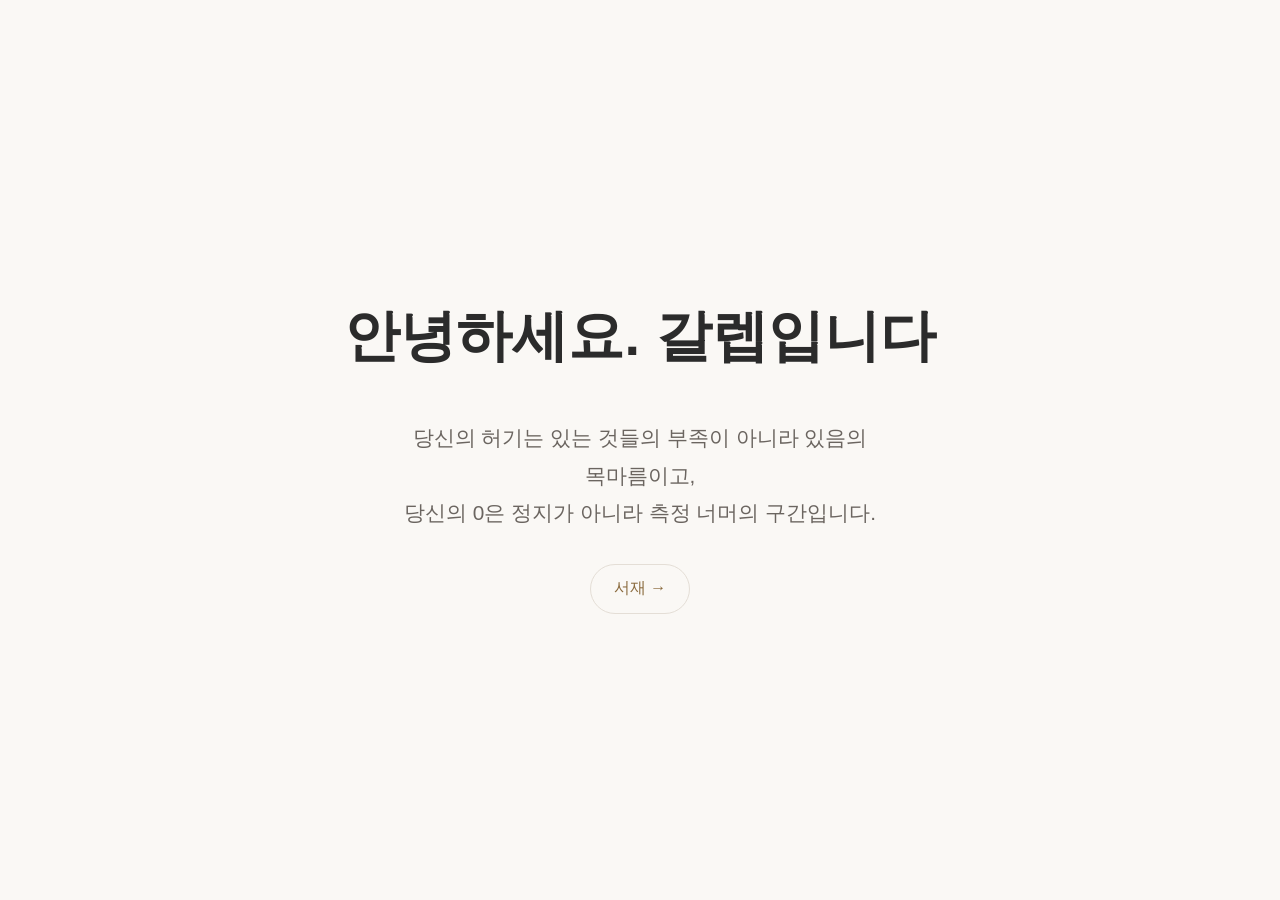
<file: index.html>
<!doctype html>
<html lang="ko">
<head>
  <meta charset="utf-8">
  <meta name="viewport" content="width=device-width, initial-scale=1">
  <title>안녕하세요</title>
  <link rel="stylesheet" href="style.css">
</head>
<body>
  <main class="entrance">
    <h1>안녕하세요. 갈렙입니다</h1>
    <p class="bridge">당신의 허기는 있는 것들의 부족이 아니라 있음의 목마름이고,<br>당신의 0은 정지가 아니라 측정 너머의 구간입니다.</p>
    <nav class="rooms">
      <a href="book.html">서재 →</a>
    </nav>
  </main>
</body>
</html>
</file>
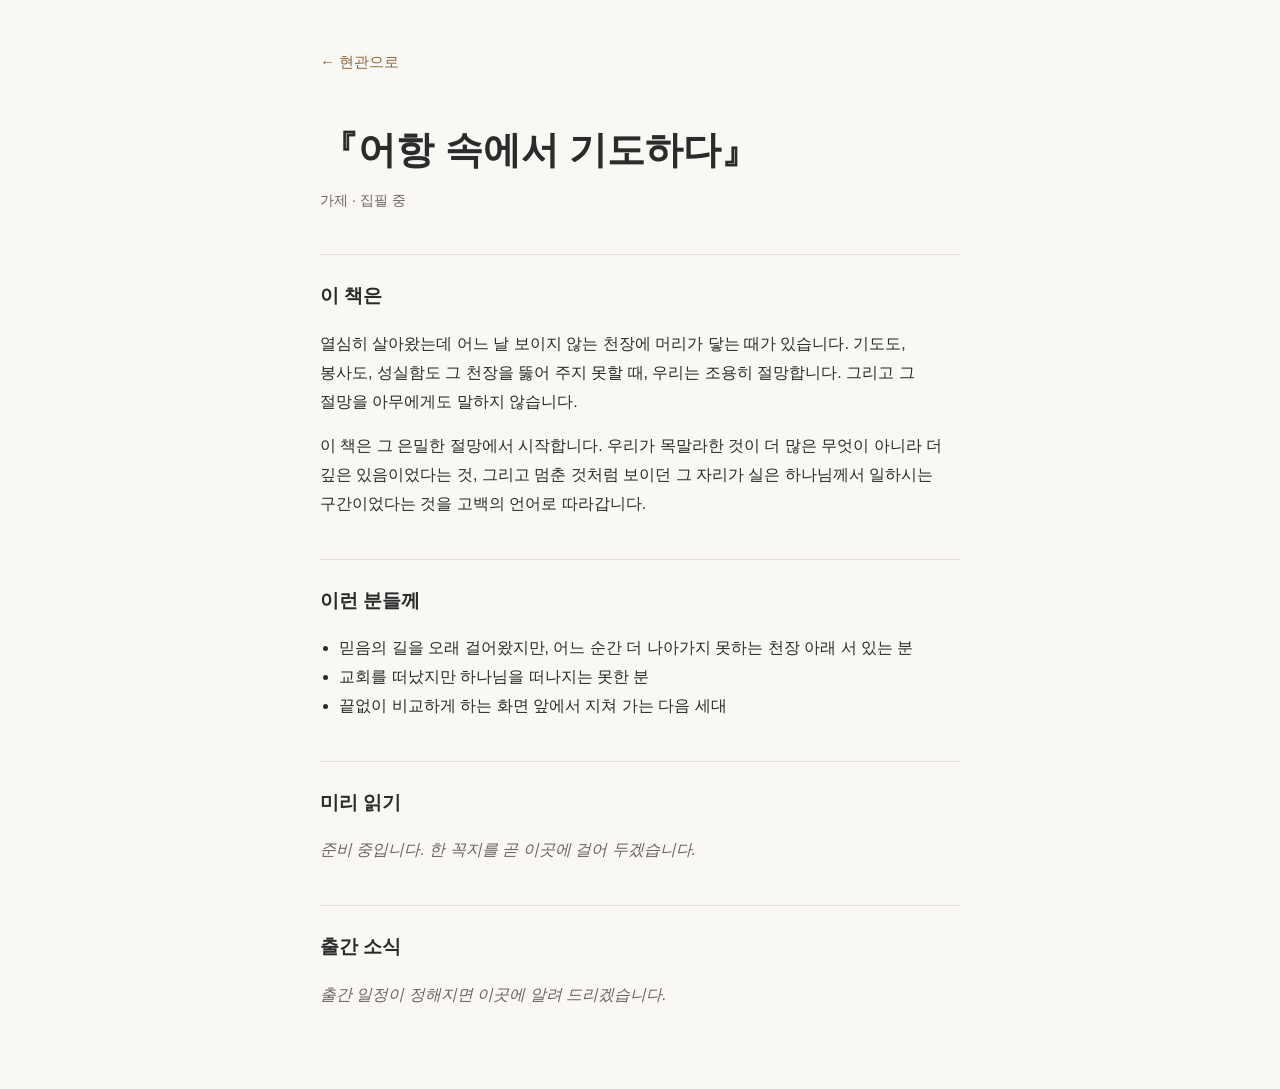
<file: book.html>
<!doctype html>
<html lang="ko">
<head>
  <meta charset="utf-8">
  <meta name="viewport" content="width=device-width, initial-scale=1">
  <title>서재</title>
  <link rel="stylesheet" href="style.css">
</head>
<body>
  <main class="room">
    <nav><a href="index.html">← 현관으로</a></nav>

    <h1>『어항 속에서 기도하다』</h1>
    <p class="note">가제 · 집필 중</p>

    <h2>이 책은</h2>
    <p>열심히 살아왔는데 어느 날 보이지 않는 천장에 머리가 닿는 때가 있습니다. 기도도, 봉사도, 성실함도 그 천장을 뚫어 주지 못할 때, 우리는 조용히 절망합니다. 그리고 그 절망을 아무에게도 말하지 않습니다.</p>
    <p>이 책은 그 은밀한 절망에서 시작합니다. 우리가 목말라한 것이 더 많은 무엇이 아니라 더 깊은 있음이었다는 것, 그리고 멈춘 것처럼 보이던 그 자리가 실은 하나님께서 일하시는 구간이었다는 것을 고백의 언어로 따라갑니다.</p>

    <h2>이런 분들께</h2>
    <ul>
      <li>믿음의 길을 오래 걸어왔지만, 어느 순간 더 나아가지 못하는 천장 아래 서 있는 분</li>
      <li>교회를 떠났지만 하나님을 떠나지는 못한 분</li>
      <li>끝없이 비교하게 하는 화면 앞에서 지쳐 가는 다음 세대</li>
    </ul>

    <h2>미리 읽기</h2>
    <p class="draft">준비 중입니다. 한 꼭지를 곧 이곳에 걸어 두겠습니다.</p>

    <h2>출간 소식</h2>
    <p class="draft">출간 일정이 정해지면 이곳에 알려 드리겠습니다.</p>
  </main>
</body>
</html>
</file>
<file: style.css>
:root {
  --bg: #faf8f5;
  --fg: #2b2b2b;
  --muted: #6b6560;
  --accent: #8a6a3d;
  --line: #e4ded6;
}
@media (prefers-color-scheme: dark) {
  :root {
    --bg: #1c1c1e;
    --fg: #f2f2f2;
    --muted: #a8a29b;
    --accent: #d4b07a;
    --line: #3a3a3c;
  }
}
html, body {
  margin: 0;
}
body {
  min-height: 100vh;
  background: var(--bg);
  color: var(--fg);
  font-family: "Apple SD Gothic Neo", "Noto Sans KR", "Malgun Gothic", sans-serif;
  line-height: 1.8;
  word-break: keep-all;
}
a {
  color: var(--accent);
}

/* 현관 */
.entrance {
  min-height: 100vh;
  display: flex;
  flex-direction: column;
  align-items: center;
  justify-content: center;
  gap: 2rem;
  padding: 0 16px;
  text-align: center;
}
.entrance h1 {
  margin: 0;
  font-size: clamp(1.75rem, 6vw, 3.5rem);
  font-weight: 600;
}
.bridge {
  max-width: 34rem;
  margin: 0;
  font-size: clamp(1.05rem, 2.6vw, 1.3rem);
  color: var(--muted);
}
.rooms {
  display: flex;
  gap: 1rem;
}
.rooms a {
  padding: 0.6rem 1.4rem;
  border: 1px solid var(--line);
  border-radius: 999px;
  text-decoration: none;
}

/* 방 */
.room {
  max-width: 40rem;
  margin: 0 auto;
  padding: 3rem 16px 4rem;
}
.room nav {
  margin-bottom: 2.5rem;
  font-size: 0.95rem;
}
.room nav a {
  text-decoration: none;
}
.room h1 {
  margin: 0 0 0.25rem;
  font-size: clamp(1.6rem, 5vw, 2.4rem);
}
.room .note {
  margin: 0 0 2.5rem;
  color: var(--muted);
  font-size: 0.9rem;
}
.room h2 {
  margin: 2.5rem 0 0.75rem;
  padding-top: 1.5rem;
  border-top: 1px solid var(--line);
  font-size: 1.2rem;
}
.room ul {
  padding-left: 1.2rem;
}
.draft {
  color: var(--muted);
  font-style: italic;
}
</file>
